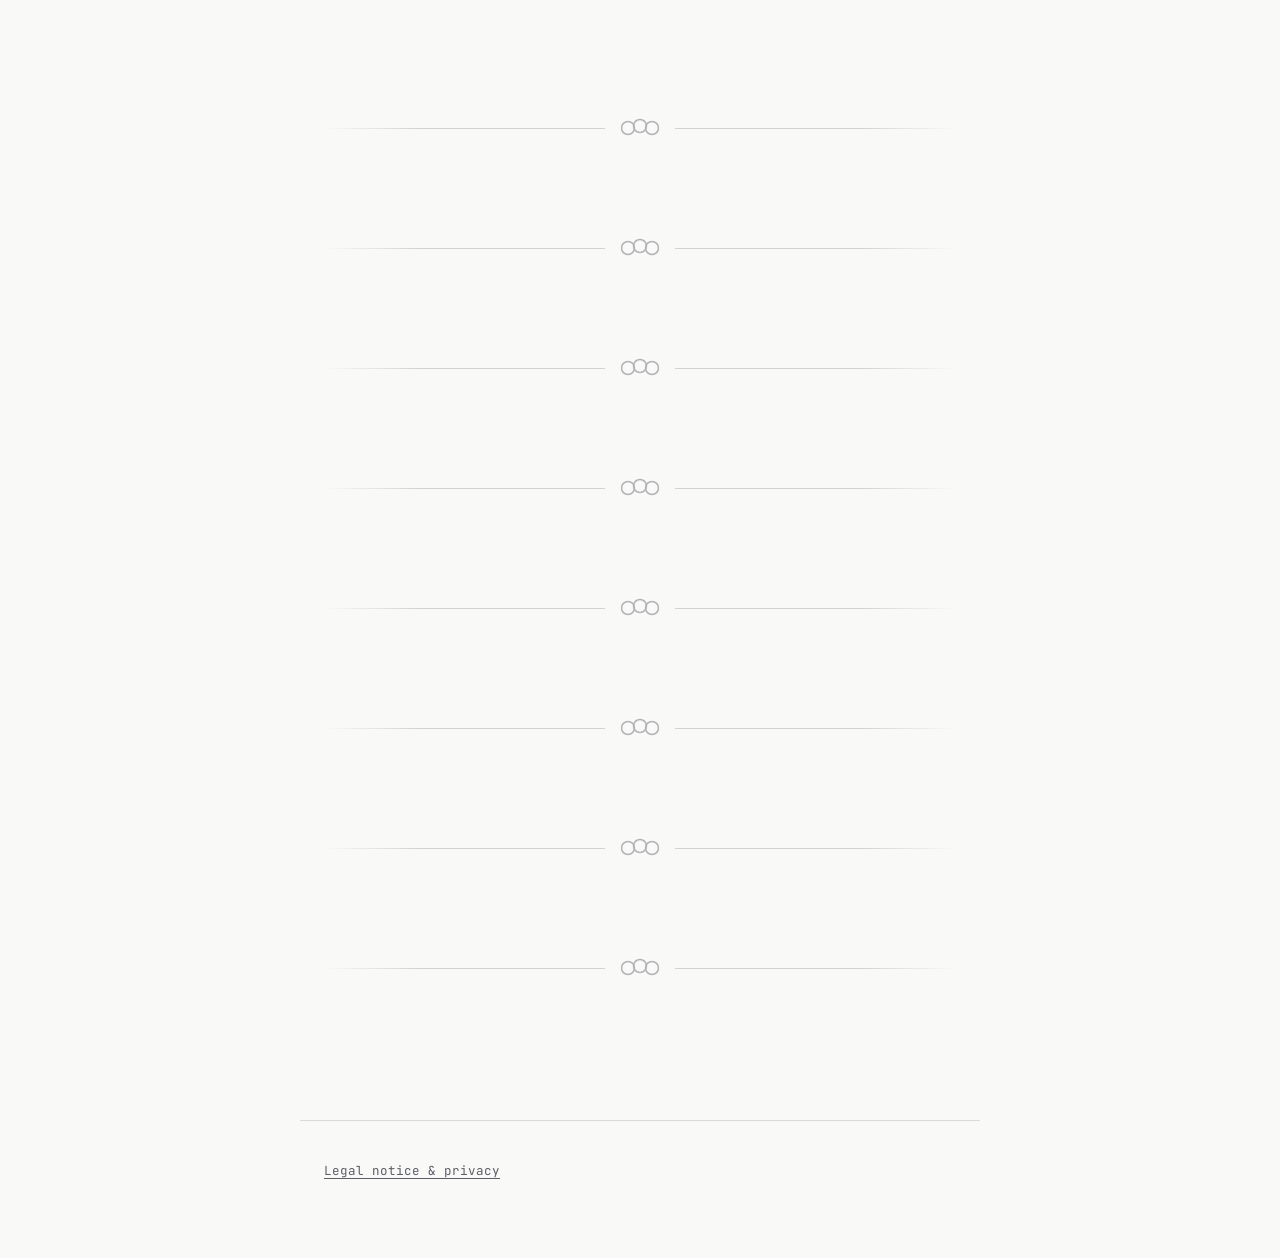
<file: site/index.html>
<!doctype html>
<html lang="en">
  <head>
    <meta charset="utf-8">
    <meta name="viewport" content="width=device-width, initial-scale=1">
    <meta name="color-scheme" content="light dark">
    <title>Portfolio</title>
    <meta name="description" content="Personal portfolio: who I am, what I built, where to find me.">
    <link rel="icon" href="assets/favicon.svg" type="image/svg+xml">
    <link rel="stylesheet" href="assets/styles.css">
    <script type="module" src="assets/main.js"></script>
  </head>
  <body>
    <main>
      <header id="bio" class="section"></header>
      <section id="cv" class="section"></section>
      <section id="events" class="section"></section>
      <section id="links" class="section"></section>
      <section id="stats" class="section"></section>
      <section id="now" class="section"></section>
      <section id="projects" class="section"></section>
      <section id="certifications" class="section"></section>
      <section id="courses" class="section"></section>
    </main>
    <footer>
      <a href="privacy.html">Legal notice &amp; privacy</a>
      <div id="colophon"></div>
    </footer>
  </body>
</html>
</file>
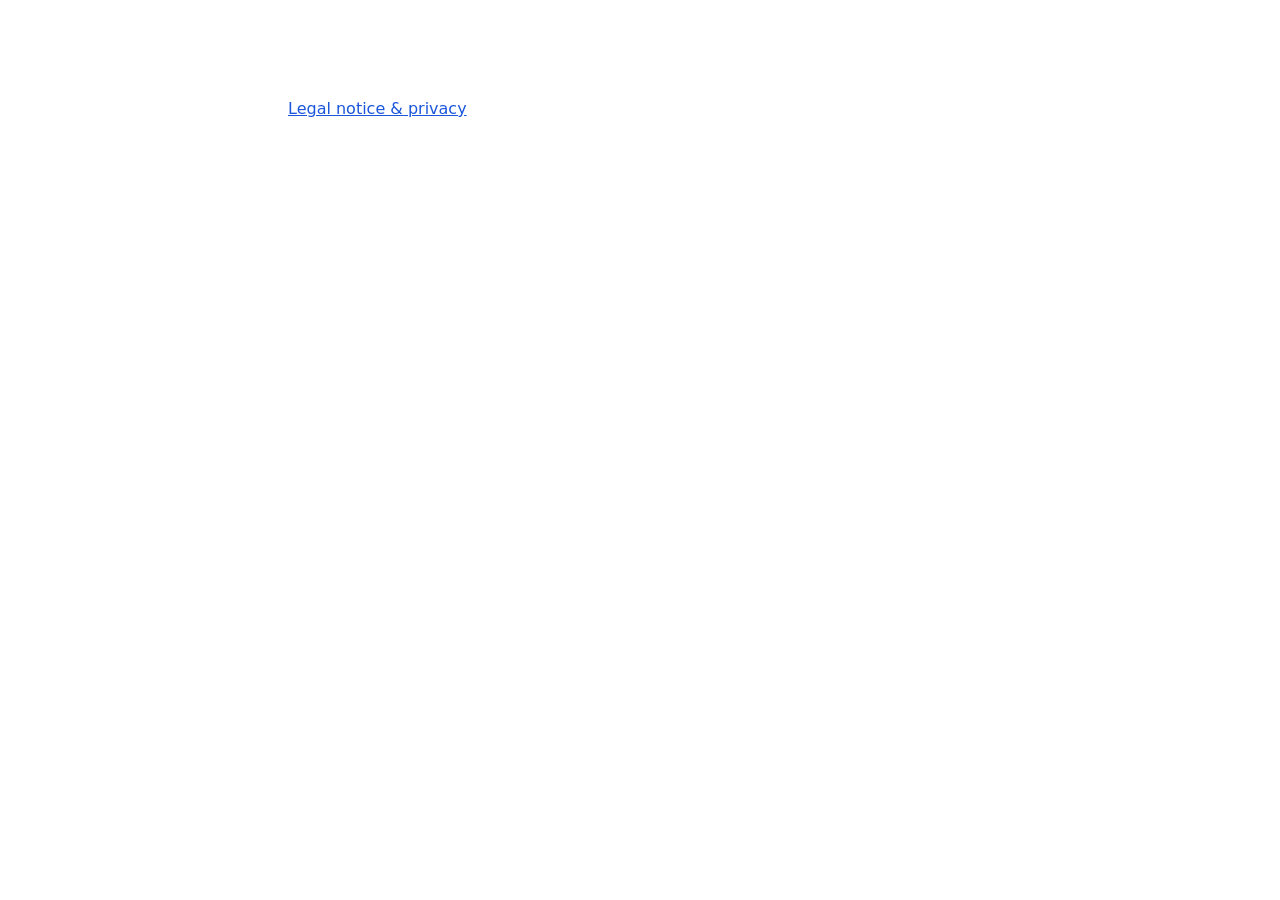
<file: checkpoints/analyst/site/index.html>
<!doctype html>
<html lang="en">
  <head>
    <meta charset="utf-8">
    <meta name="viewport" content="width=device-width, initial-scale=1">
    <title>Portfolio</title>
    <meta name="description" content="Personal portfolio: who I am, what I built, where to find me.">
    <link rel="icon" href="assets/favicon.svg" type="image/svg+xml">
    <link rel="stylesheet" href="assets/styles.css">
    <script type="module" src="assets/main.js"></script>
  </head>
  <body>
    <main>
      <header id="bio" class="section"></header>
      <section id="stats" class="section"></section>
      <section id="now" class="section"></section>
      <section id="projects" class="section"></section>
      <section id="events" class="section"></section>
      <section id="certifications" class="section"></section>
      <section id="courses" class="section"></section>
      <section id="links" class="section"></section>
      <section id="cv" class="section"></section>
    </main>
    <footer>
      <a href="privacy.html">Legal notice &amp; privacy</a>
      <div id="colophon"></div>
    </footer>
  </body>
</html>
</file>
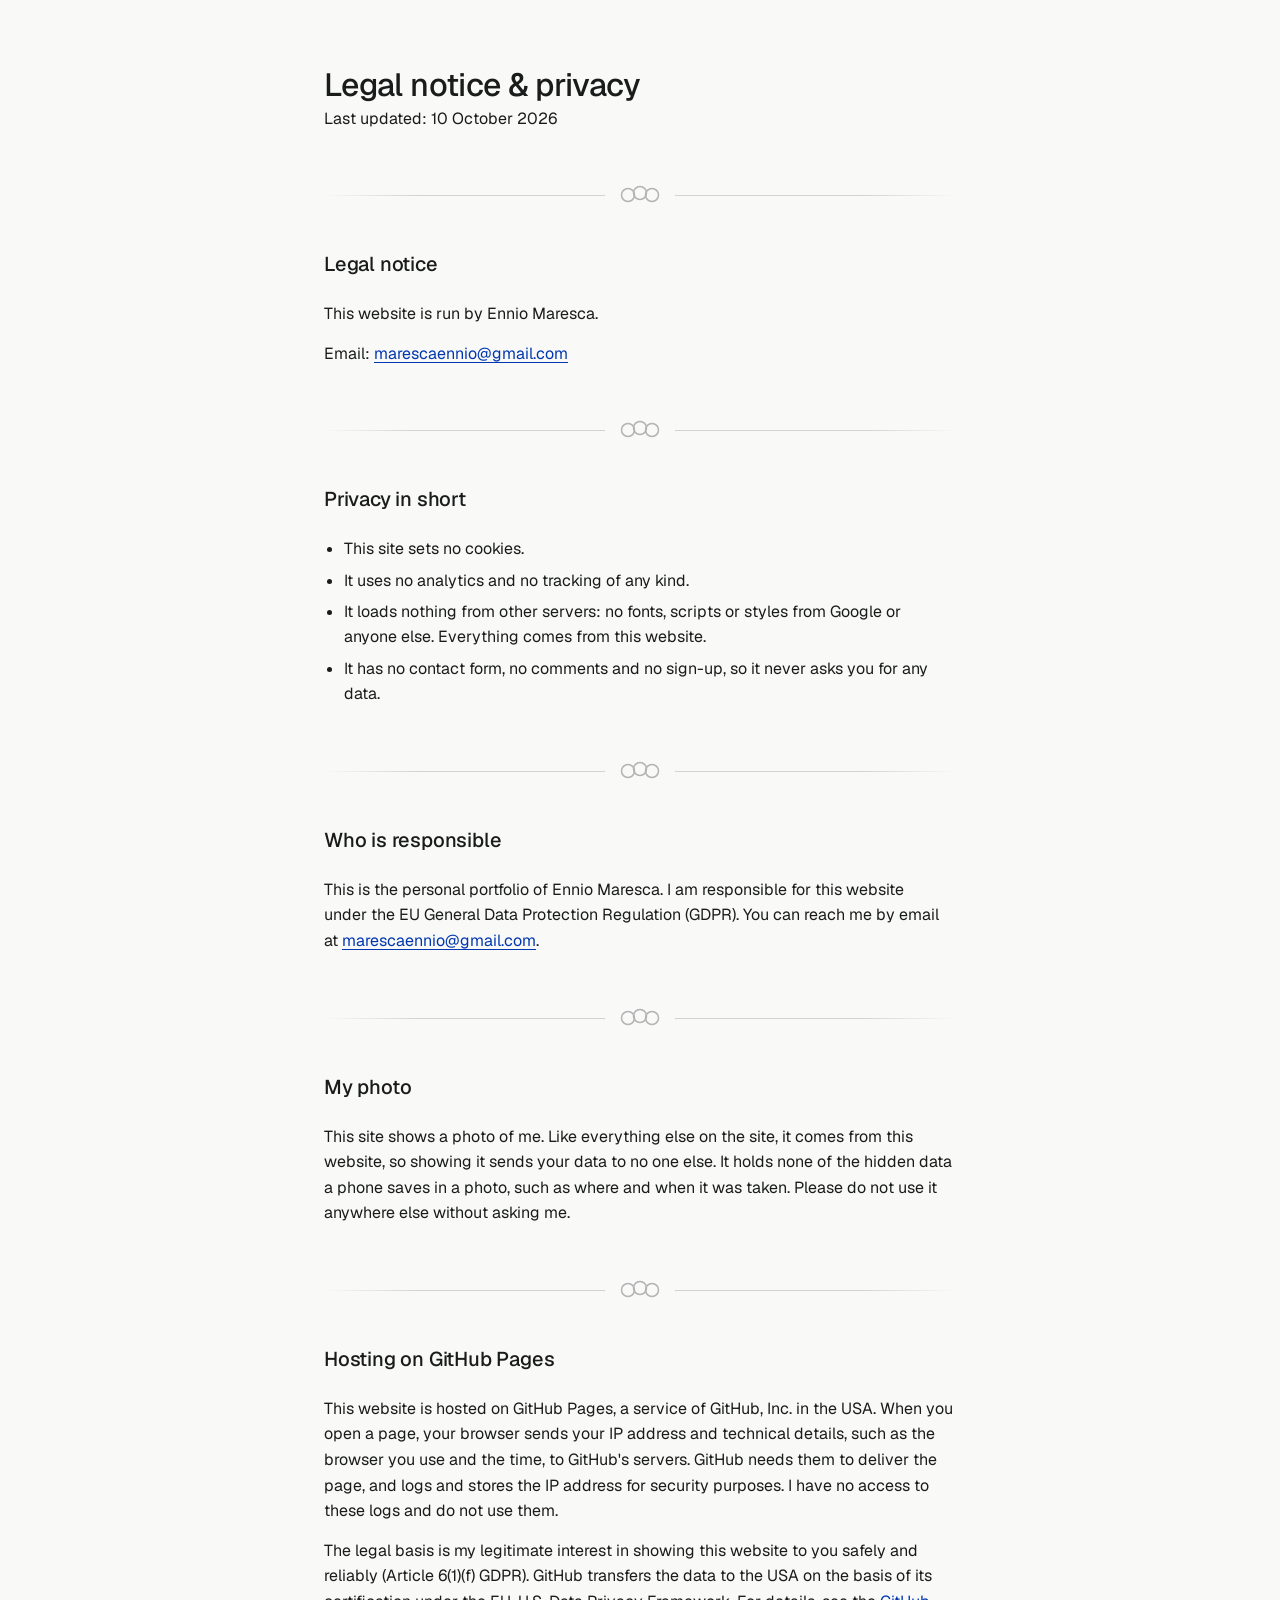
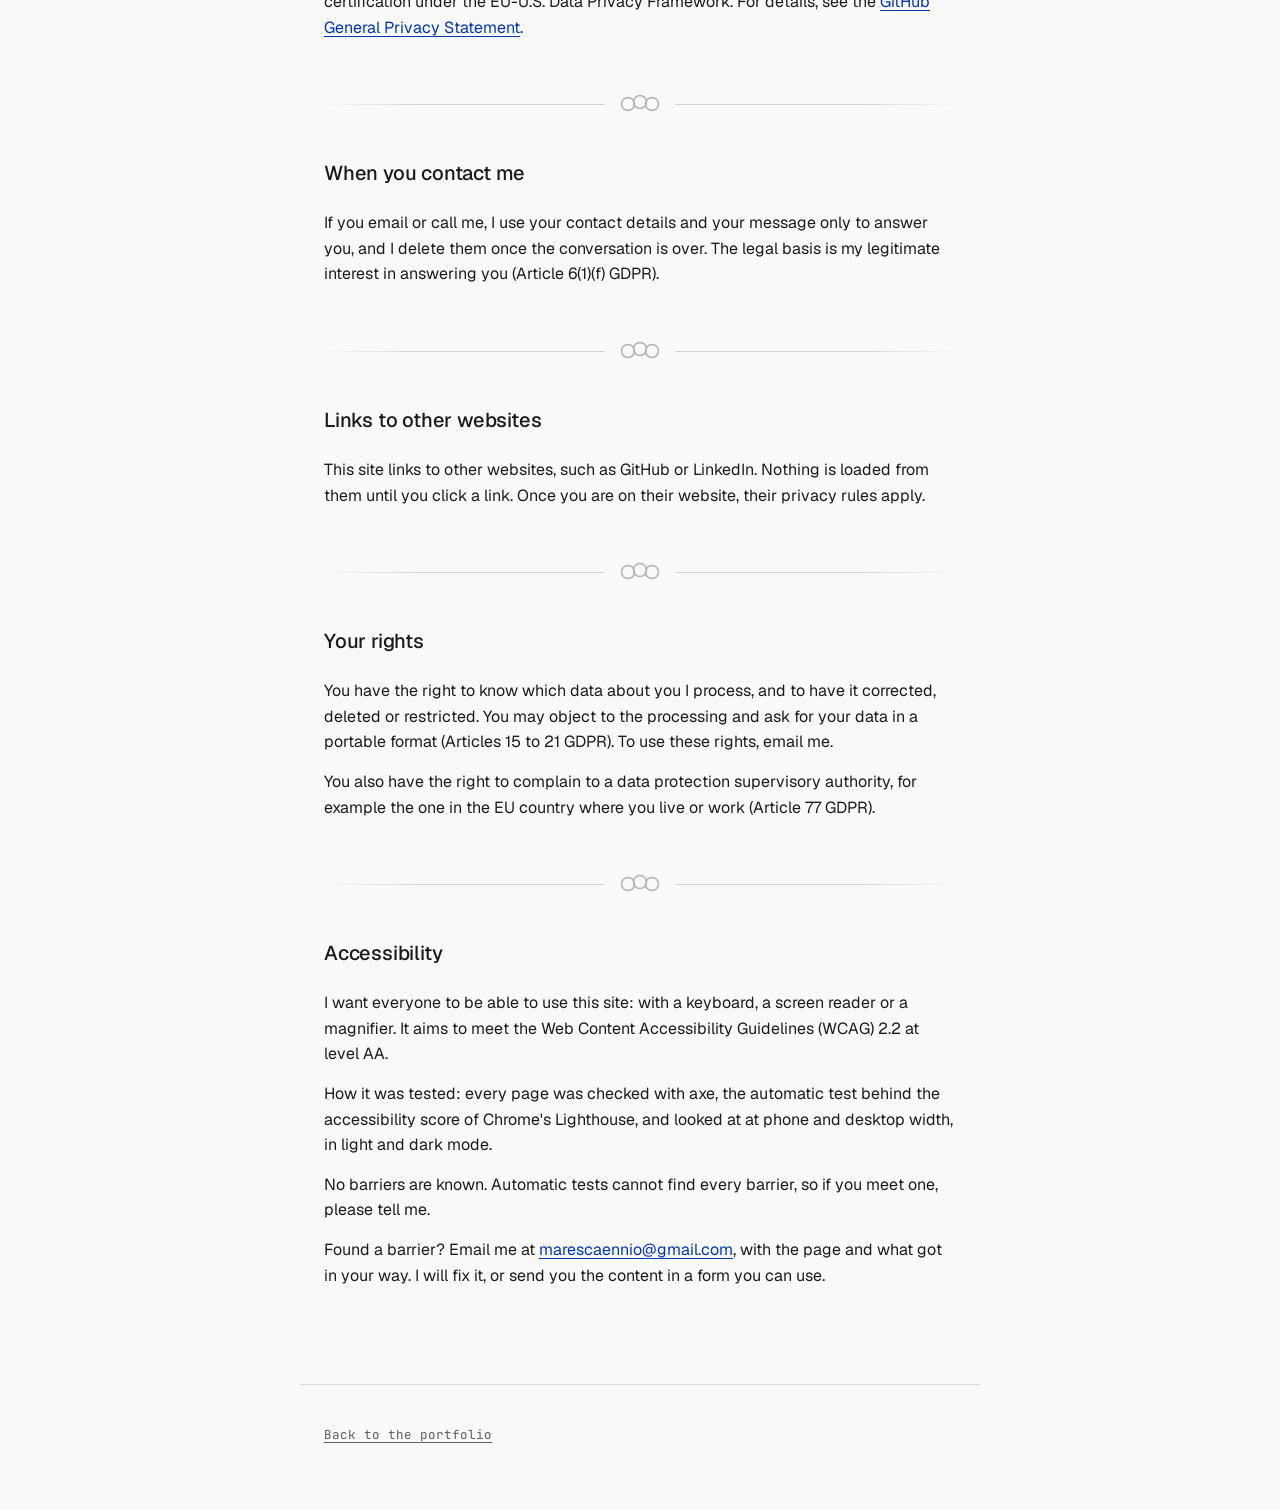
<file: site/privacy.html>
<!doctype html>
<html lang="en">
  <head>
    <meta charset="utf-8">
    <meta name="viewport" content="width=device-width, initial-scale=1">
    <title>Legal notice &amp; privacy · Ennio Maresca</title>
    <meta name="description" content="Who runs this portfolio site, how it handles your data, and how accessible it is.">
    <link rel="icon" href="assets/favicon.svg" type="image/svg+xml">
    <link rel="stylesheet" href="assets/styles.css">
  </head>
  <body>
    <main>
      <header class="section">
        <h1>Legal notice &amp; privacy</h1>
        <p>Last updated: 10 October 2026</p>
      </header>

      <section class="section" id="legal-notice">
        <h2>Legal notice</h2>
        <p>This website is run by Ennio Maresca.</p>
        <p>Email: <a href="mailto:marescaennio@gmail.com">marescaennio@gmail.com</a></p>
      </section>

      <section class="section" id="privacy">
        <h2>Privacy in short</h2>
        <ul>
          <li>This site sets no cookies.</li>
          <li>It uses no analytics and no tracking of any kind.</li>
          <li>It loads nothing from other servers: no fonts, scripts or styles from Google or anyone else. Everything comes from this website.</li>
          <li>It has no contact form, no comments and no sign-up, so it never asks you for any data.</li>
        </ul>
      </section>

      <section class="section">
        <h2>Who is responsible</h2>
        <p>This is the personal portfolio of Ennio Maresca. I am responsible for this website under the EU General Data Protection Regulation (GDPR). You can reach me by email at <a href="mailto:marescaennio@gmail.com">marescaennio@gmail.com</a>.</p>
      </section>

      <section class="section">
        <h2>My photo</h2>
        <p>This site shows a photo of me. Like everything else on the site, it comes from this website, so showing it sends your data to no one else. It holds none of the hidden data a phone saves in a photo, such as where and when it was taken. Please do not use it anywhere else without asking me.</p>
      </section>

      <section class="section">
        <h2>Hosting on GitHub Pages</h2>
        <p>This website is hosted on GitHub Pages, a service of GitHub, Inc. in the USA. When you open a page, your browser sends your IP address and technical details, such as the browser you use and the time, to GitHub's servers. GitHub needs them to deliver the page, and logs and stores the IP address for security purposes. I have no access to these logs and do not use them.</p>
        <p>The legal basis is my legitimate interest in showing this website to you safely and reliably (Article 6(1)(f) GDPR). GitHub transfers the data to the USA on the basis of its certification under the EU-U.S. Data Privacy Framework. For details, see the <a href="https://docs.github.com/en/site-policy/privacy-policies/github-general-privacy-statement">GitHub General Privacy Statement</a>.</p>
      </section>

      <section class="section">
        <h2>When you contact me</h2>
        <p>If you email or call me, I use your contact details and your message only to answer you, and I delete them once the conversation is over. The legal basis is my legitimate interest in answering you (Article 6(1)(f) GDPR).</p>
      </section>

      <section class="section">
        <h2>Links to other websites</h2>
        <p>This site links to other websites, such as GitHub or LinkedIn. Nothing is loaded from them until you click a link. Once you are on their website, their privacy rules apply.</p>
      </section>

      <section class="section">
        <h2>Your rights</h2>
        <p>You have the right to know which data about you I process, and to have it corrected, deleted or restricted. You may object to the processing and ask for your data in a portable format (Articles 15 to 21 GDPR). To use these rights, email me.</p>
        <p>You also have the right to complain to a data protection supervisory authority, for example the one in the EU country where you live or work (Article 77 GDPR).</p>
      </section>

      <section class="section" id="accessibility">
        <h2>Accessibility</h2>
        <p>I want everyone to be able to use this site: with a keyboard, a screen reader or a magnifier. It aims to meet the Web Content Accessibility Guidelines (WCAG) 2.2 at level AA.</p>
        <p>How it was tested: every page was checked with axe, the automatic test behind the accessibility score of Chrome's Lighthouse, and looked at at phone and desktop width, in light and dark mode.</p>
        <p>No barriers are known. Automatic tests cannot find every barrier, so if you meet one, please tell me.</p>
        <p>Found a barrier? Email me at <a href="mailto:marescaennio@gmail.com">marescaennio@gmail.com</a>, with the page and what got in your way. I will fix it, or send you the content in a form you can use.</p>
      </section>
    </main>
    <footer>
      <a href="./">Back to the portfolio</a>
    </footer>
  </body>
</html>
</file>
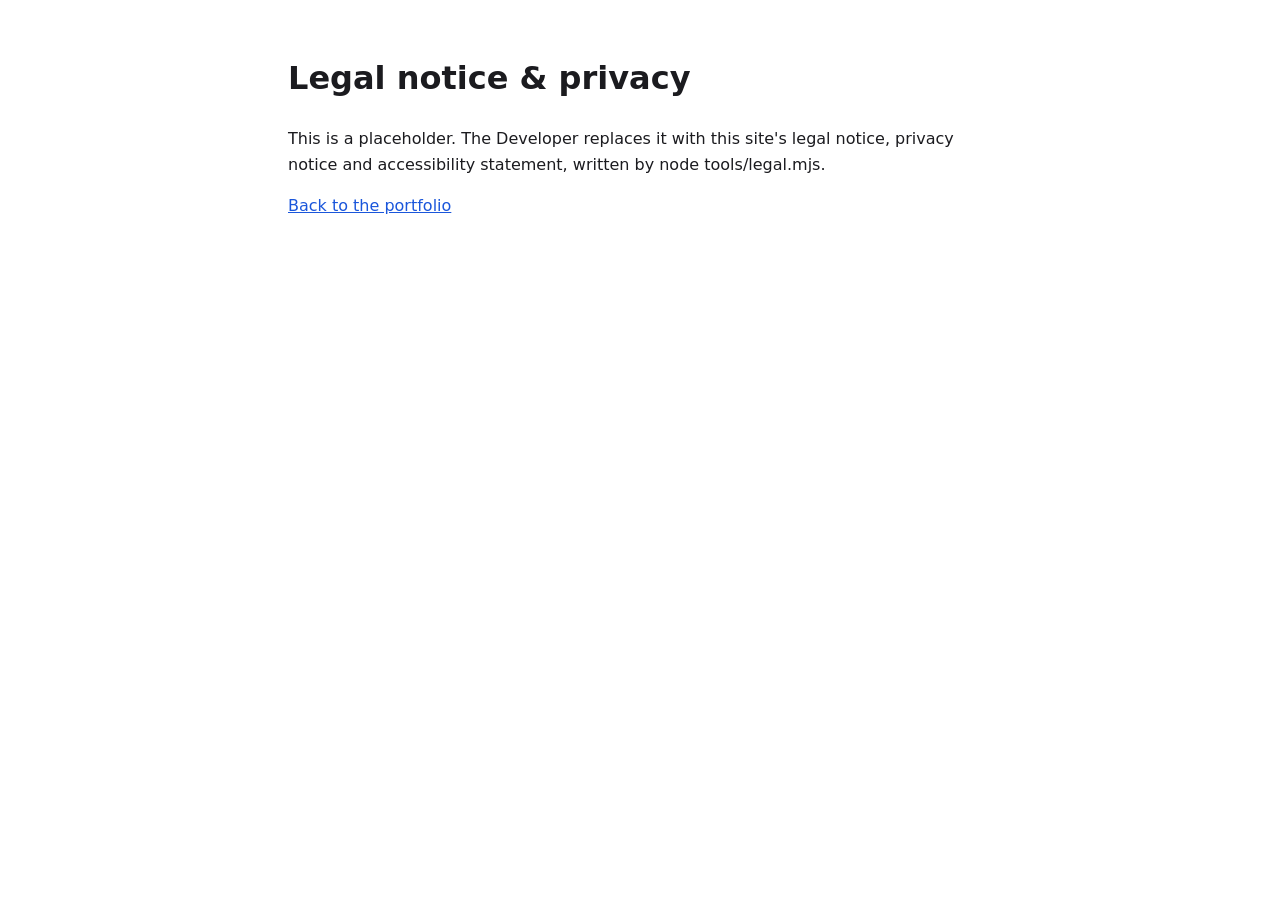
<file: checkpoints/analyst/site/privacy.html>
<!doctype html>
<html lang="en">
  <head>
    <meta charset="utf-8">
    <meta name="viewport" content="width=device-width, initial-scale=1">
    <title>Legal notice &amp; privacy</title>
    <link rel="icon" href="assets/favicon.svg" type="image/svg+xml">
    <link rel="stylesheet" href="assets/styles.css">
  </head>
  <body>
    <main data-placeholder="legal">
      <h1>Legal notice &amp; privacy</h1>
      <p>This is a placeholder. The Developer replaces it with this site's legal notice, privacy notice and accessibility statement, written by node tools/legal.mjs.</p>
      <p><a href="./">Back to the portfolio</a></p>
    </main>
  </body>
</html>
</file>
<file: site/assets/styles.css>
/* Geist 1.800, SIL Open Font License 1.1: fonts/geist/OFL.txt */
@font-face {
  font-family: "Geist";
  font-style: normal;
  font-weight: 100 900;
  font-display: swap;
  src: url("fonts/geist/geist-latin-wght-normal.woff2") format("woff2");
}

/* JetBrains Mono 2.211, SIL Open Font License 1.1: fonts/jetbrains-mono/OFL.txt */
@font-face {
  font-family: "JetBrains Mono";
  font-style: normal;
  font-weight: 100 800;
  font-display: swap;
  src: url("fonts/jetbrains-mono/jetbrains-mono-latin-wght-normal.woff2") format("woff2");
}

:root {
  color-scheme: light dark;
  --background: light-dark(#f9f9f8, #111318);
  --surface: light-dark(#eeeeed, #1b1e26);
  --text: light-dark(#1a1c1c, #e4e6e8);
  --muted: light-dark(#5d5e66, #a3a6b4);
  --accent: light-dark(#0037b0, #7c9eff);
  --on-accent: light-dark(#ffffff, #111318);

  --font-headings: "Geist", system-ui, sans-serif;
  --font-body: "Geist", system-ui, sans-serif;
  --font-details: "JetBrains Mono", ui-monospace, Menlo, Consolas, monospace;
}

*,
*::before,
*::after {
  box-sizing: border-box;
}

body {
  margin: 0;
  background-color: var(--background);
  color: var(--text);
  font-family: var(--font-body);
  font-size: 1rem;
  line-height: 1.6;
  font-size-adjust: from-font;
  -webkit-font-smoothing: antialiased;
}

main,
footer {
  max-width: 42.5rem;
  margin-inline: auto;
  padding-inline: 1.5rem;
}

main {
  padding-block: 4rem 1rem;
}

:focus-visible {
  outline: 2px solid var(--accent);
  outline-offset: 2px;
}

h1,
h2,
h3,
h4 {
  font-family: var(--font-headings);
  font-weight: 500;
  color: var(--text);
  line-height: 1.3;
  margin: 0;
  text-wrap: balance;
  font-size-adjust: from-font;
}

h1 {
  font-size: 2rem;
  letter-spacing: -0.02em;
}

h2 {
  font-size: 1.25rem;
  letter-spacing: -0.01em;
  margin-block-end: 1.5rem;
}

h3 {
  font-size: 1.125rem;
  color: var(--muted);
  margin-block: 1.75rem 0.75rem;
}

h4 {
  font-size: 1.0625rem;
  font-weight: 500;
  color: var(--text);
}

p {
  margin-block: 0 0.875rem;
  text-wrap: pretty;
}

p:last-child {
  margin-block-end: 0;
}

a {
  color: var(--accent);
  text-decoration: none;
  text-underline-offset: 0.2em;
}

a:hover {
  text-decoration: underline;
}

p a {
  text-decoration: underline;
  text-underline-offset: 0.2em;
}

/* First screen: #bio */
#bio {
  display: flex;
  flex-direction: column;
}

.photo {
  width: 4.5rem;
  height: 4.5rem;
  border-radius: 50%;
  object-fit: cover;
  display: block;
  margin-block-end: 1.25rem;
}

.headline {
  color: var(--muted);
  font-size: 1.125rem;
  margin-block: 0.25rem 1.25rem;
  font-weight: 400;
}

.pitch {
  font-size: 1.125rem;
  line-height: 1.5;
  color: var(--text);
  font-weight: 500;
  margin-block-end: 1.25rem;
}

.availability {
  color: var(--muted);
  font-size: 0.9375rem;
  margin-block-end: 1.25rem;
}

.availability a {
  display: inline-flex;
  align-items: center;
  padding: 0.25rem 0.625rem;
  margin-inline-start: 0.25rem;
  background-color: var(--surface);
  color: var(--accent);
  border: 1px solid color-mix(in srgb, var(--accent) 30%, transparent);
  border-radius: 0.25rem;
  font-size: 0.875rem;
  font-weight: 500;
  text-decoration: none;
  transition: background-color 0.15s ease, border-color 0.15s ease;
}

.availability a:hover {
  background-color: var(--accent);
  color: var(--on-accent);
  border-color: var(--accent);
  text-decoration: none;
}

.facts {
  list-style: none;
  padding: 0;
  margin: 0 0 1.5rem 0;
  display: flex;
  flex-direction: column;
  gap: 0.375rem;
  font-family: var(--font-details);
  font-size: 0.875rem;
  color: var(--muted);
}

.fact-label {
  color: var(--muted);
  font-weight: 500;
}

/* Signature move: Staggered entrance on load */
@keyframes settle-in {
  from {
    translate: 0 0.5rem;
  }
  to {
    translate: 0 0;
  }
}

@media (prefers-reduced-motion: no-preference) {
  #bio > * {
    --stagger-time: 35ms;
    animation: settle-in 0.25s ease-out backwards;
    animation-delay: calc(var(--sibling-index, 1) * var(--stagger-time));
    animation-delay: calc(sibling-index() * var(--stagger-time));
  }
}

/* Sections and Personal Detail (Juggling rings divider) */
.section + .section {
  margin-block-start: 4rem;
  padding-block-start: 3.5rem;
  position: relative;
}

.section + .section::before {
  content: "";
  position: absolute;
  top: 0;
  left: 0;
  right: 0;
  height: 1px;
  background: linear-gradient(
    to right,
    transparent,
    color-mix(in srgb, var(--muted) 25%, transparent) 15%,
    color-mix(in srgb, var(--muted) 25%, transparent) calc(50% - 35px),
    transparent calc(50% - 35px),
    transparent calc(50% + 35px),
    color-mix(in srgb, var(--muted) 25%, transparent) calc(50% + 35px),
    color-mix(in srgb, var(--muted) 25%, transparent) 85%,
    transparent
  );
}

.section + .section::after {
  content: "";
  position: absolute;
  top: -10px;
  left: 50%;
  translate: -50% 0;
  width: 54px;
  height: 20px;
  background-color: color-mix(in srgb, var(--muted) 45%, transparent);
  mask: url("juggling-rings.svg") no-repeat center / contain;
  -webkit-mask: url("juggling-rings.svg") no-repeat center / contain;
}

.section[hidden] {
  display: none !important;
}

/* CV: Experience & Education */
.cv-list {
  list-style: none;
  padding: 0;
  margin: 0;
  display: flex;
  flex-direction: column;
}

.cv-list li {
  padding-block: 1rem;
}

.cv-list li:not(:last-child) {
  border-block-end: 1px solid color-mix(in srgb, var(--muted) 18%, transparent);
}

.period {
  font-family: var(--font-details);
  font-size: 0.875rem;
  color: var(--muted);
  margin-block: 0.25rem 0.5rem;
}

/* Skills */
.skills {
  list-style: none;
  padding: 0;
  margin: 0;
  display: flex;
  flex-wrap: wrap;
  column-gap: 0.75rem;
  row-gap: 0.375rem;
  color: var(--muted);
  font-size: 0.9375rem;
  line-height: 1.6;
}

.skills li:not(:last-child)::after {
  content: " ·";
  margin-inline-start: 0.75rem;
  color: color-mix(in srgb, var(--muted) 50%, transparent);
}

/* Events */
.events {
  list-style: none;
  padding: 0;
  margin: 0;
  display: flex;
  flex-direction: column;
}

.event {
  padding-block: 1rem;
}

.event:not(:last-child) {
  border-block-end: 1px solid color-mix(in srgb, var(--muted) 18%, transparent);
}

.event-badge {
  display: flex;
  align-items: baseline;
  flex-wrap: wrap;
  gap: 0.5rem;
  margin: 0 0 0.35rem 0;
  font-size: 1.0625rem;
  font-weight: 500;
}

.role,
.type {
  font-family: var(--font-details);
  font-size: 0.75rem;
  font-weight: 500;
  padding: 0.15rem 0.5rem;
  border-radius: 0.25rem;
  background-color: var(--surface);
  color: var(--muted);
  vertical-align: middle;
}

.sessions {
  list-style: none;
  padding: 0;
  margin-block-start: 0.75rem;
  display: flex;
  flex-direction: column;
  gap: 0.5rem;
}

.session-badge {
  display: inline-flex;
  align-items: baseline;
  flex-wrap: wrap;
  gap: 0.5rem;
  font-size: 0.9375rem;
}

/* Links */
.links {
  list-style: none;
  padding: 0;
  margin: 0;
  display: flex;
  flex-wrap: wrap;
  gap: 1.5rem;
}

.links a {
  display: inline-flex;
  align-items: center;
  font-weight: 500;
  color: var(--accent);
}

/* Projects & Optional Modules */
.projects {
  list-style: none;
  padding: 0;
  margin: 0;
  display: flex;
  flex-direction: column;
}

.project {
  padding-block: 1rem;
}

.project:not(:last-child) {
  border-block-end: 1px solid color-mix(in srgb, var(--muted) 18%, transparent);
}

.project h3 {
  margin: 0 0 0.35rem 0;
  font-size: 1.125rem;
}

.project-links {
  display: flex;
  flex-wrap: wrap;
  gap: 1rem;
  margin-block-start: 0.5rem;
  font-family: var(--font-details);
  font-size: 0.875rem;
}

.project-image {
  max-width: 100%;
  height: auto;
  border-radius: 0.25rem;
}

/* Footer & Colophon */
footer {
  margin-block-start: 5rem;
  padding-block: 2.5rem 4rem;
  border-block-start: 1px solid color-mix(in srgb, var(--muted) 20%, transparent);
  font-family: var(--font-details);
  font-size: 0.8125rem;
  color: var(--muted);
  display: flex;
  flex-direction: column;
  gap: 0.75rem;
}

footer a {
  color: var(--muted);
  text-decoration: underline;
  text-underline-offset: 0.2em;
}

footer a:hover {
  color: var(--text);
}

#colophon {
  line-height: 1.6;
}

/* Standard lists (used in privacy.html) */
ul:not([class]) {
  padding-inline-start: 1.25rem;
  margin-block: 0.5rem 1rem;
}

ul:not([class]) li {
  margin-block-end: 0.35rem;
}
</file>
<file: checkpoints/analyst/site/assets/styles.css>
/* Plain starting styles. The Developer role replaces them with the design brief. */
:root {
  color-scheme: light dark;
  --text: light-dark(#1b1b1f, #ececf1);
  --muted: light-dark(#5a5a66, #a8a8b3);
  --background: light-dark(#ffffff, #121216);
  --accent: light-dark(#1a56db, #8fb2ff);
  font-family: system-ui, sans-serif;
  line-height: 1.6;
  color: var(--text);
  background: var(--background);
}

body {
  margin: 0;
}

main,
footer {
  max-width: 44rem;
  margin-inline: auto;
  padding: 2rem 1.25rem;
}

a {
  color: var(--accent);
}

.headline,
.period {
  color: var(--muted);
}

.projects,
.links,
.cv-list {
  list-style: none;
  padding: 0;
}

.project,
.cv-list li {
  margin-block-end: 1.5rem;
}

.project-links,
.links,
.skills {
  display: flex;
  flex-wrap: wrap;
  gap: 1rem;
}

.skills {
  padding: 0;
  list-style: none;
}

.photo {
  border-radius: 50%;
}

.role,
.type {
  color: var(--muted);
}

.project-image {
  max-width: 100%;
  height: auto;
}
</file>
